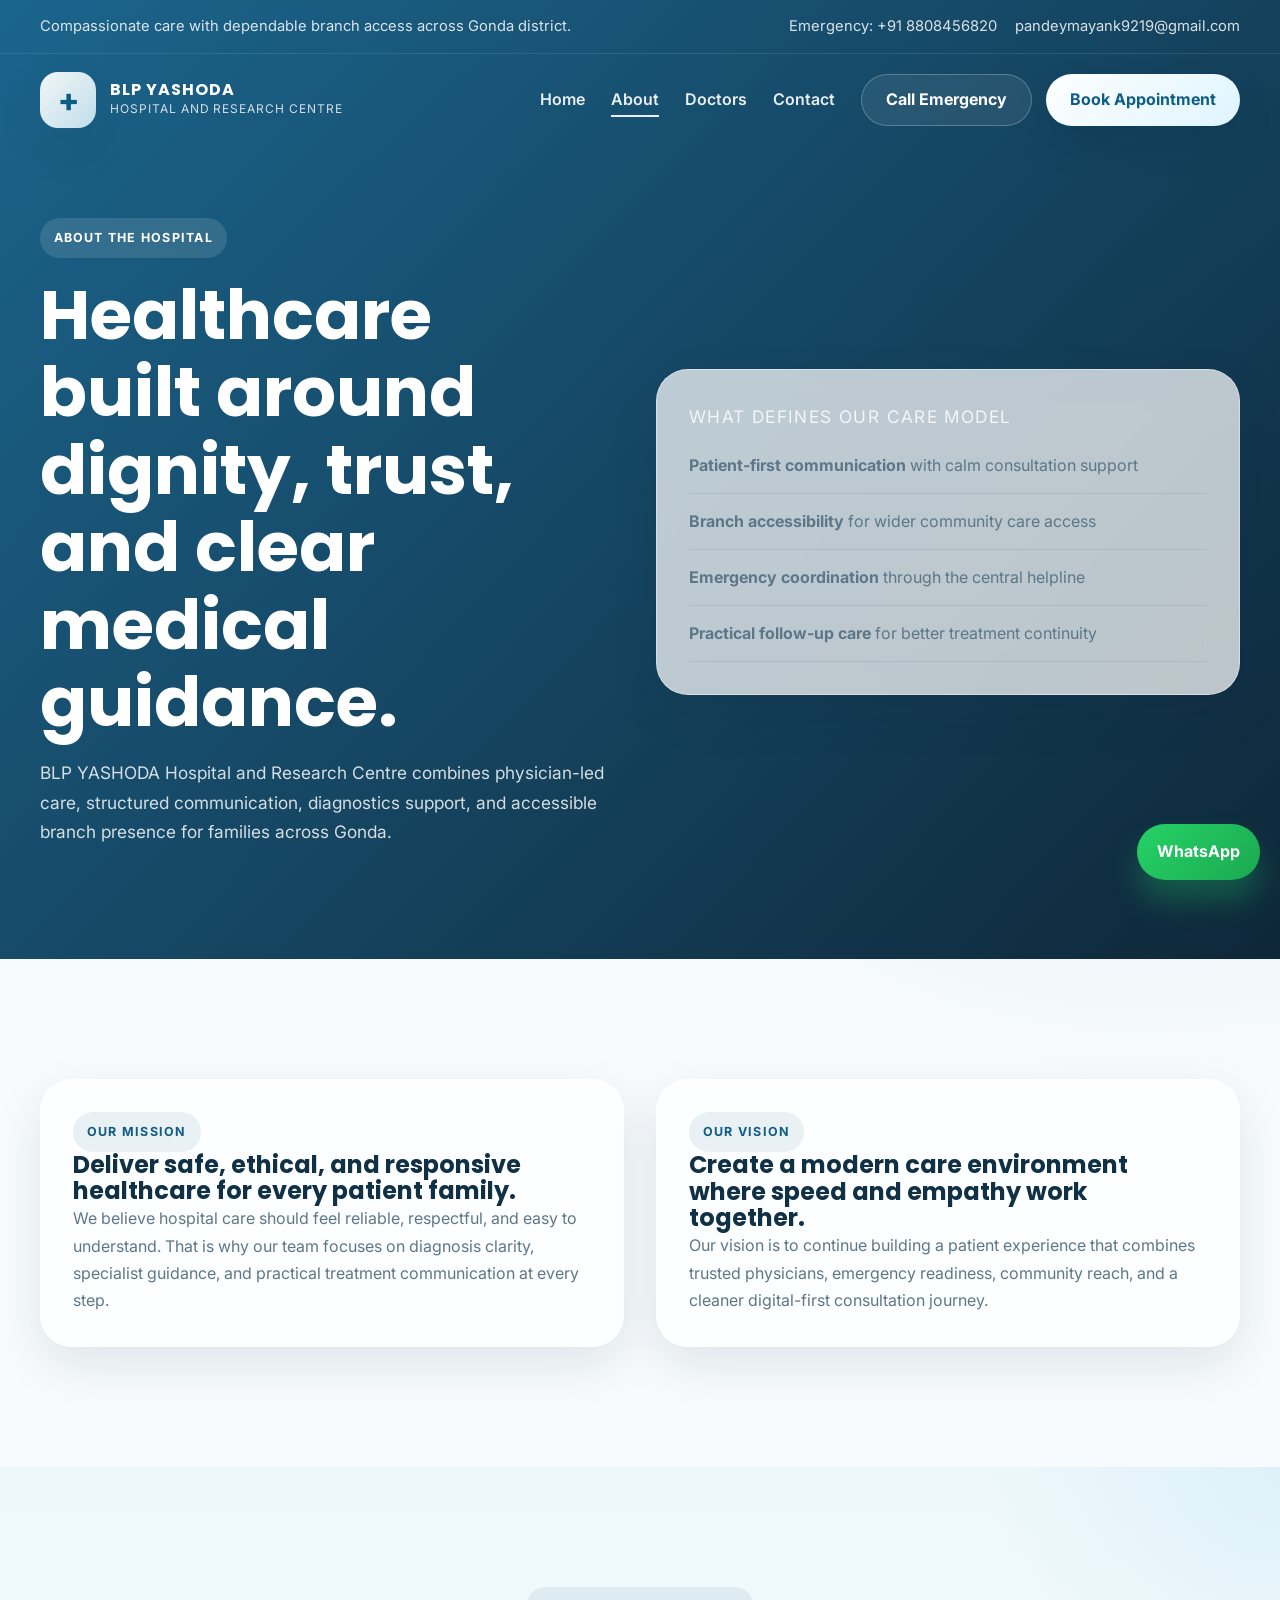
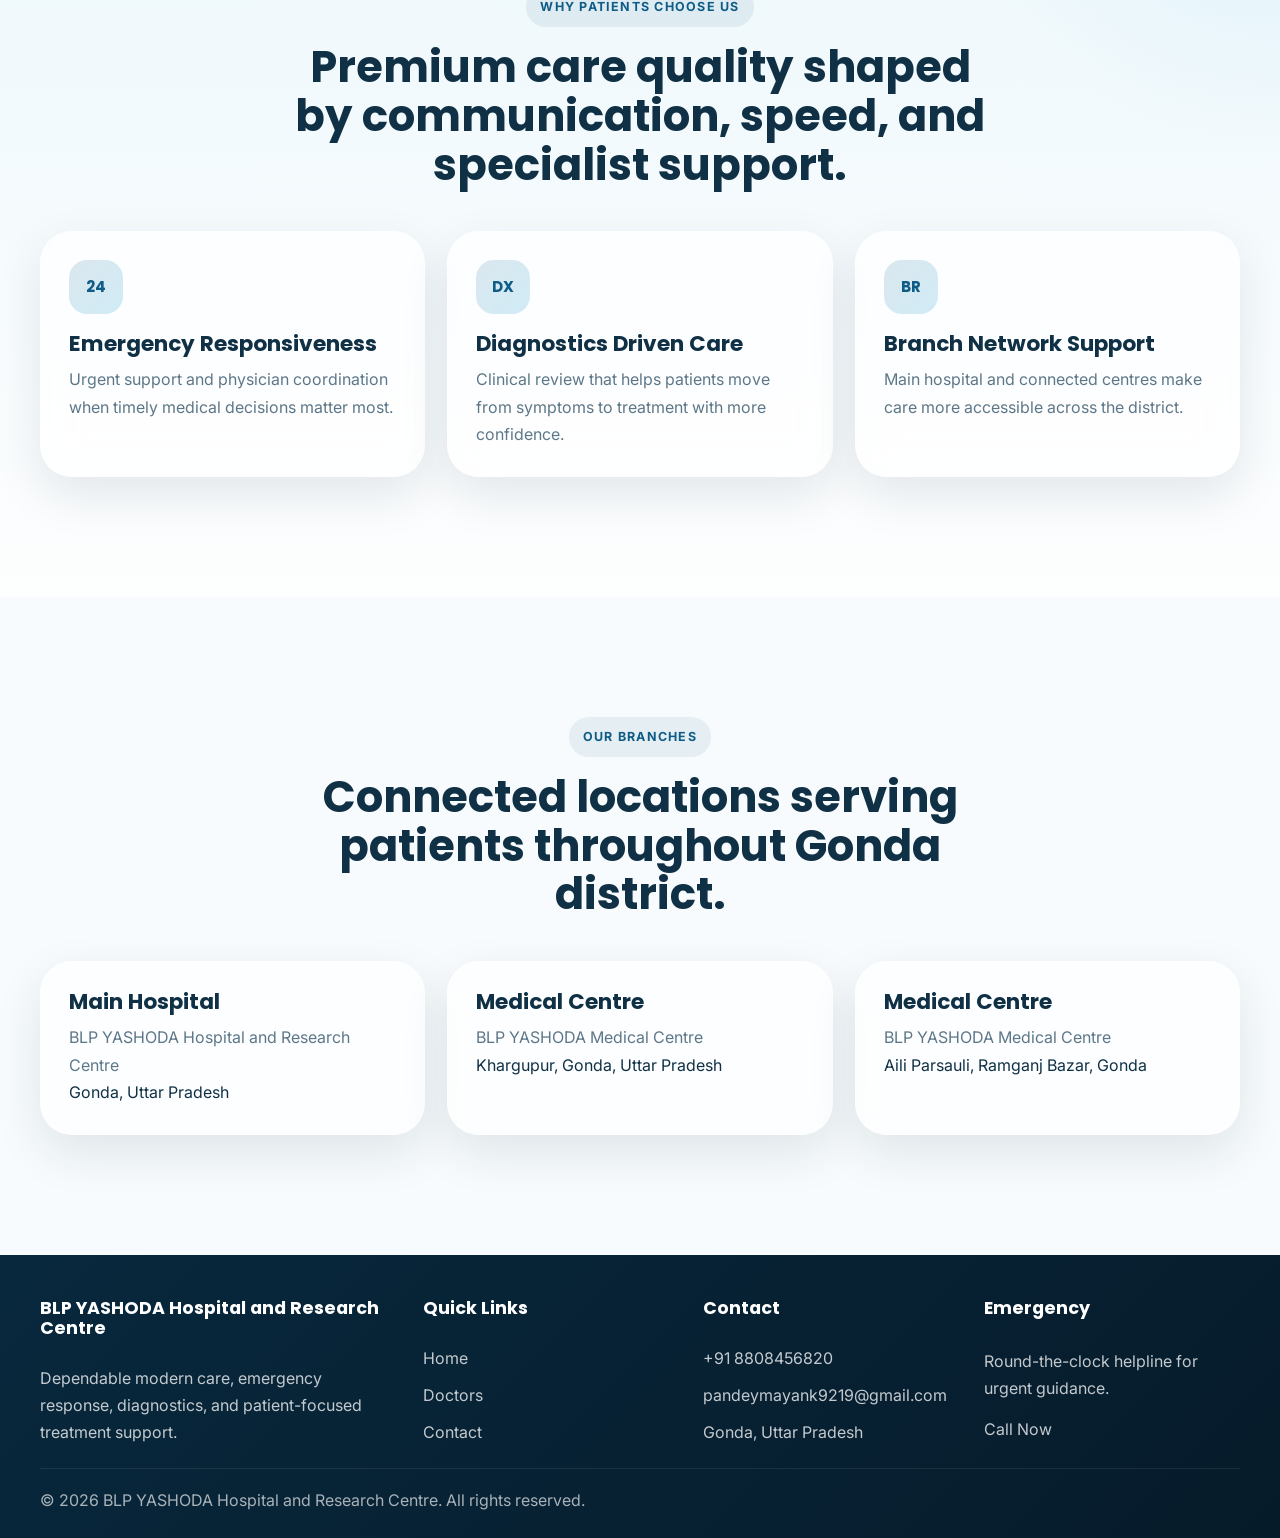
<file: about.html>
<!DOCTYPE html>
<html lang="en">
  <head>
    <meta charset="UTF-8" />
    <meta name="viewport" content="width=device-width, initial-scale=1.0" />
    <title>About | BLP YASHODA Hospital and Research Centre</title>
    <meta
      name="description"
      content="Learn about the care philosophy, hospital branches, and premium patient experience at BLP YASHODA Hospital and Research Centre in Gonda."
    />
    <link rel="icon" type="image/svg+xml" href="favicon.svg" />
    <link rel="preconnect" href="https://fonts.googleapis.com" />
    <link rel="preconnect" href="https://fonts.gstatic.com" crossorigin />
    <link
      href="https://fonts.googleapis.com/css2?family=Inter:wght@400;500;600;700;800&family=Poppins:wght@500;600;700;800&display=swap"
      rel="stylesheet"
    />
    <link rel="stylesheet" href="https://unpkg.com/aos@2.3.1/dist/aos.css" />
    <link rel="stylesheet" href="style.css" />
  </head>
  <body>
    <a class="skip-link" href="#main-content">Skip to main content</a>
    <header class="site-header inner-page-header">
      <div class="header-top">
        <div class="container header-top-inner">
          <p>Compassionate care with dependable branch access across Gonda district.</p>
          <div class="header-top-links">
            <a href="tel:+918808456820">Emergency: +91 8808456820</a>
            <a href="mailto:pandeymayank9219@gmail.com">pandeymayank9219@gmail.com</a>
          </div>
        </div>
      </div>

      <nav class="navbar" id="navbar">
        <div class="container navbar-inner">
          <a class="brand" href="index.html" aria-label="BLP YASHODA home">
            <span class="brand-mark">+</span>
            <span class="brand-copy">
              <strong>BLP YASHODA</strong>
              <small>Hospital and Research Centre</small>
            </span>
          </a>

          <button class="menu-toggle" id="menuToggle" type="button" aria-label="Open navigation menu" aria-expanded="false" aria-controls="navMenu">
            <span></span><span></span><span></span>
          </button>

          <div class="nav-menu" id="navMenu">
            <ul class="nav-links">
              <li><a href="index.html">Home</a></li>
              <li><a href="about.html" aria-current="page">About</a></li>
              <li><a href="doctors.html">Doctors</a></li>
              <li><a href="contact.html">Contact</a></li>
            </ul>
            <div class="nav-actions">
              <a class="button button-outline" href="tel:+918808456820">Call Emergency</a>
              <a class="button button-primary" href="contact.html#appointment">Book Appointment</a>
            </div>
          </div>
        </div>
      </nav>

      <section class="inner-hero">
        <div class="container inner-hero-grid">
          <div data-aos="fade-up">
            <span class="eyebrow">About the Hospital</span>
            <h1>Healthcare built around dignity, trust, and clear medical guidance.</h1>
            <p>
              BLP YASHODA Hospital and Research Centre combines physician-led care,
              structured communication, diagnostics support, and accessible branch
              presence for families across Gonda.
            </p>
          </div>
          <div class="glass-card intro-card" data-aos="zoom-in">
            <p class="panel-title">What defines our care model</p>
            <ul class="info-list">
              <li><strong>Patient-first communication</strong> with calm consultation support</li>
              <li><strong>Branch accessibility</strong> for wider community care access</li>
              <li><strong>Emergency coordination</strong> through the central helpline</li>
              <li><strong>Practical follow-up care</strong> for better treatment continuity</li>
            </ul>
          </div>
        </div>
      </section>
    </header>

    <main id="main-content">
      <section class="section">
        <div class="container split-layout">
          <article class="glass-card content-card" data-aos="fade-up">
            <span class="eyebrow eyebrow-light">Our Mission</span>
            <h2>Deliver safe, ethical, and responsive healthcare for every patient family.</h2>
            <p>
              We believe hospital care should feel reliable, respectful, and easy to understand.
              That is why our team focuses on diagnosis clarity, specialist guidance, and
              practical treatment communication at every step.
            </p>
          </article>
          <article class="glass-card content-card" data-aos="fade-up" data-aos-delay="120">
            <span class="eyebrow eyebrow-light">Our Vision</span>
            <h2>Create a modern care environment where speed and empathy work together.</h2>
            <p>
              Our vision is to continue building a patient experience that combines trusted
              physicians, emergency readiness, community reach, and a cleaner digital-first
              consultation journey.
            </p>
          </article>
        </div>
      </section>

      <section class="section section-accent">
        <div class="container">
          <div class="section-heading" data-aos="fade-up">
            <span class="eyebrow eyebrow-light">Why Patients Choose Us</span>
            <h2>Premium care quality shaped by communication, speed, and specialist support.</h2>
          </div>
          <div class="card-grid card-grid-three">
            <article class="feature-card glass-card" data-aos="fade-up">
              <div class="icon-badge">24</div>
              <h3>Emergency Responsiveness</h3>
              <p>Urgent support and physician coordination when timely medical decisions matter most.</p>
            </article>
            <article class="feature-card glass-card" data-aos="fade-up" data-aos-delay="100">
              <div class="icon-badge">DX</div>
              <h3>Diagnostics Driven Care</h3>
              <p>Clinical review that helps patients move from symptoms to treatment with more confidence.</p>
            </article>
            <article class="feature-card glass-card" data-aos="fade-up" data-aos-delay="200">
              <div class="icon-badge">BR</div>
              <h3>Branch Network Support</h3>
              <p>Main hospital and connected centres make care more accessible across the district.</p>
            </article>
          </div>
        </div>
      </section>

      <section class="section">
        <div class="container">
          <div class="section-heading" data-aos="fade-up">
            <span class="eyebrow eyebrow-light">Our Branches</span>
            <h2>Connected locations serving patients throughout Gonda district.</h2>
          </div>
          <div class="card-grid card-grid-three">
            <article class="location-card glass-card" data-aos="fade-up">
              <h3>Main Hospital</h3>
              <p>BLP YASHODA Hospital and Research Centre</p>
              <span>Gonda, Uttar Pradesh</span>
            </article>
            <article class="location-card glass-card" data-aos="fade-up" data-aos-delay="100">
              <h3>Medical Centre</h3>
              <p>BLP YASHODA Medical Centre</p>
              <span>Khargupur, Gonda, Uttar Pradesh</span>
            </article>
            <article class="location-card glass-card" data-aos="fade-up" data-aos-delay="200">
              <h3>Medical Centre</h3>
              <p>BLP YASHODA Medical Centre</p>
              <span>Aili Parsauli, Ramganj Bazar, Gonda</span>
            </article>
          </div>
        </div>
      </section>
    </main>

    <footer class="site-footer">
      <div class="container footer-grid">
        <section>
          <h2>BLP YASHODA Hospital and Research Centre</h2>
          <p>Dependable modern care, emergency response, diagnostics, and patient-focused treatment support.</p>
        </section>
        <section>
          <h2>Quick Links</h2>
          <a href="index.html">Home</a>
          <a href="doctors.html">Doctors</a>
          <a href="contact.html">Contact</a>
        </section>
        <section>
          <h2>Contact</h2>
          <p>+91 8808456820</p>
          <p>pandeymayank9219@gmail.com</p>
          <p>Gonda, Uttar Pradesh</p>
        </section>
        <section>
          <h2>Emergency</h2>
          <p>Round-the-clock helpline for urgent guidance.</p>
          <a href="tel:+918808456820">Call Now</a>
        </section>
      </div>
      <div class="container footer-bottom">
        <p>&copy; 2026 BLP YASHODA Hospital and Research Centre. All rights reserved.</p>
      </div>
    </footer>

    <a class="whatsapp-float" href="https://wa.me/918808456820" target="_blank" rel="noopener noreferrer" aria-label="Chat on WhatsApp">WhatsApp</a>
    <script src="https://unpkg.com/aos@2.3.1/dist/aos.js"></script>
    <script src="script.js"></script>
  </body>
</html>
</file>
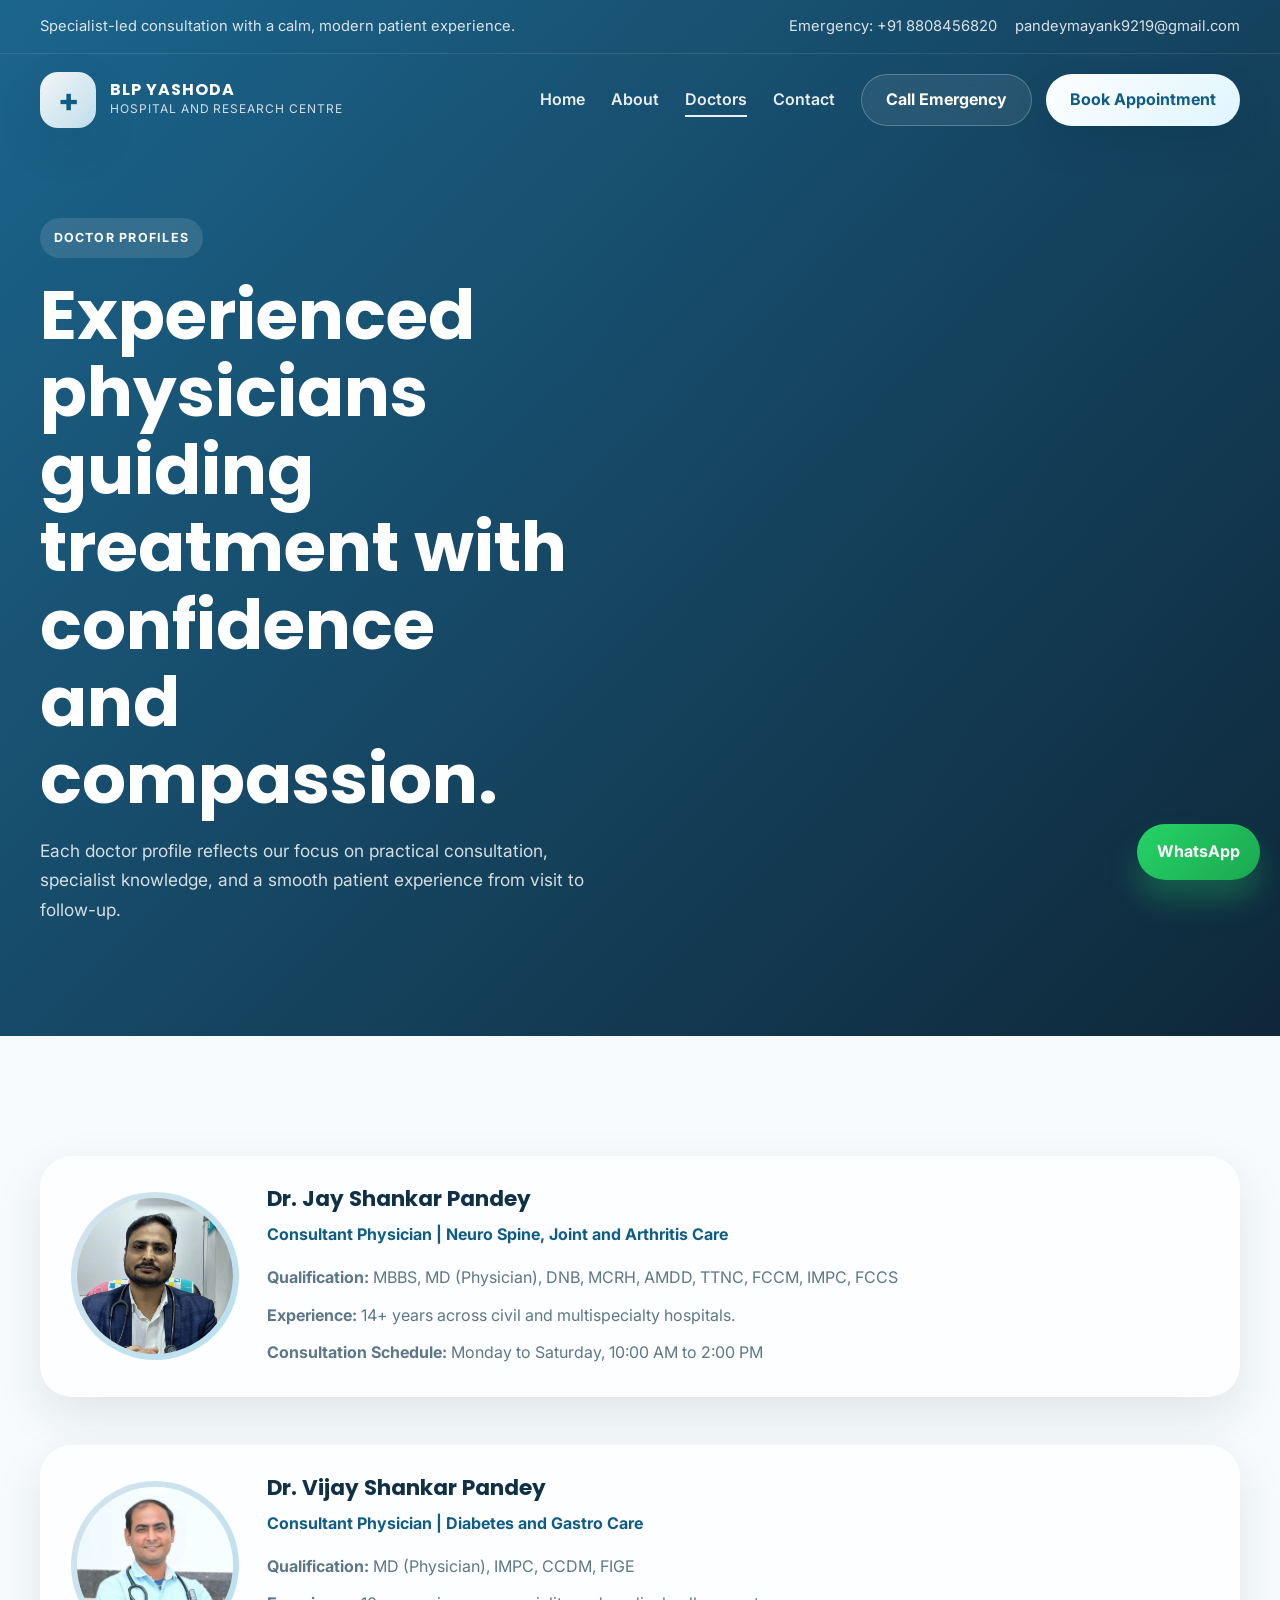
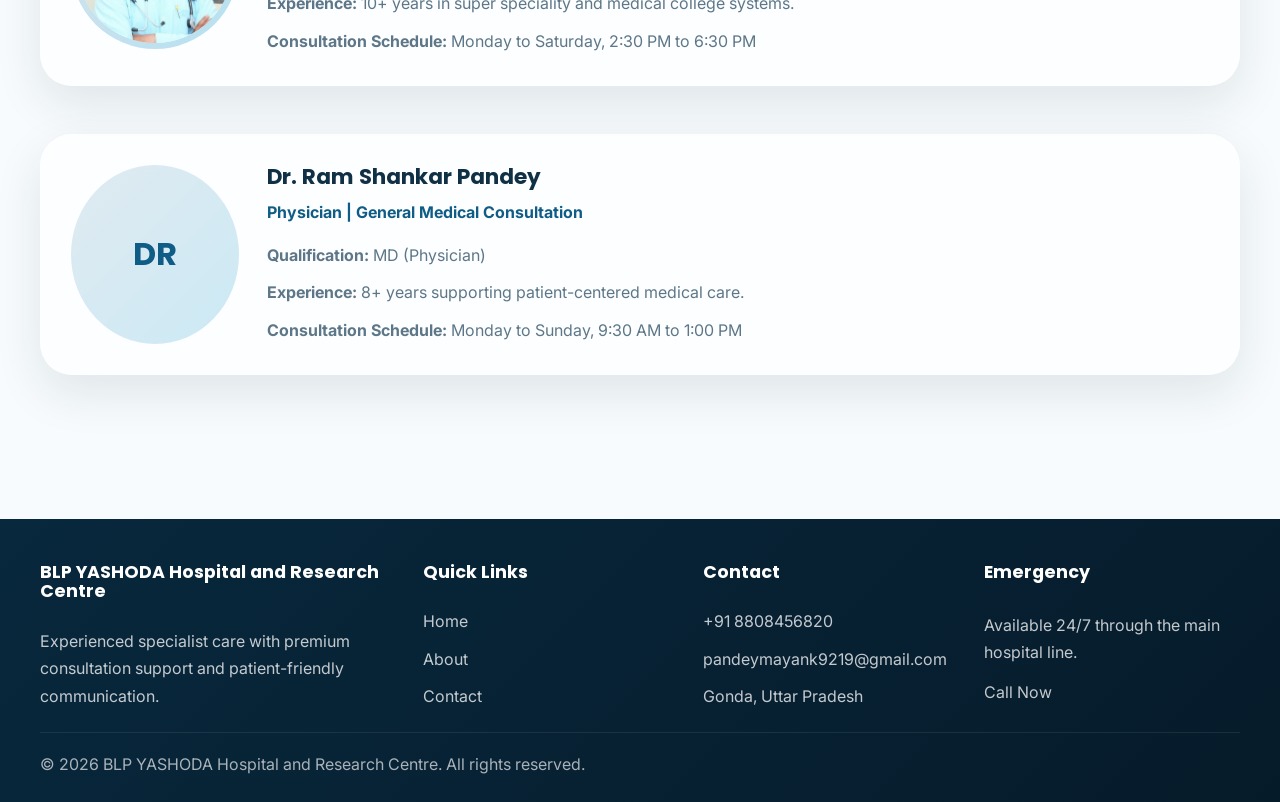
<file: doctors.html>
<!DOCTYPE html>
<html lang="en">
  <head>
    <meta charset="UTF-8" />
    <meta name="viewport" content="width=device-width, initial-scale=1.0" />
    <title>Doctors | BLP YASHODA Hospital and Research Centre</title>
    <meta
      name="description"
      content="Meet the experienced doctors at BLP YASHODA Hospital and Research Centre, including consultation schedules, specialization, and qualifications."
    />
    <link rel="icon" type="image/svg+xml" href="favicon.svg" />
    <link rel="preconnect" href="https://fonts.googleapis.com" />
    <link rel="preconnect" href="https://fonts.gstatic.com" crossorigin />
    <link
      href="https://fonts.googleapis.com/css2?family=Inter:wght@400;500;600;700;800&family=Poppins:wght@500;600;700;800&display=swap"
      rel="stylesheet"
    />
    <link rel="stylesheet" href="https://unpkg.com/aos@2.3.1/dist/aos.css" />
    <link rel="stylesheet" href="style.css" />
  </head>
  <body>
    <a class="skip-link" href="#main-content">Skip to main content</a>
    <header class="site-header inner-page-header">
      <div class="header-top">
        <div class="container header-top-inner">
          <p>Specialist-led consultation with a calm, modern patient experience.</p>
          <div class="header-top-links">
            <a href="tel:+918808456820">Emergency: +91 8808456820</a>
            <a href="mailto:pandeymayank9219@gmail.com">pandeymayank9219@gmail.com</a>
          </div>
        </div>
      </div>

      <nav class="navbar" id="navbar">
        <div class="container navbar-inner">
          <a class="brand" href="index.html" aria-label="BLP YASHODA home">
            <span class="brand-mark">+</span>
            <span class="brand-copy">
              <strong>BLP YASHODA</strong>
              <small>Hospital and Research Centre</small>
            </span>
          </a>
          <button class="menu-toggle" id="menuToggle" type="button" aria-label="Open navigation menu" aria-expanded="false" aria-controls="navMenu">
            <span></span><span></span><span></span>
          </button>

          <div class="nav-menu" id="navMenu">
            <ul class="nav-links">
              <li><a href="index.html">Home</a></li>
              <li><a href="about.html">About</a></li>
              <li><a href="doctors.html" aria-current="page">Doctors</a></li>
              <li><a href="contact.html">Contact</a></li>
            </ul>
            <div class="nav-actions">
              <a class="button button-outline" href="tel:+918808456820">Call Emergency</a>
              <a class="button button-primary" href="contact.html#appointment">Book Appointment</a>
            </div>
          </div>
        </div>
      </nav>

      <section class="inner-hero">
        <div class="container inner-hero-grid">
          <div data-aos="fade-up">
            <span class="eyebrow">Doctor Profiles</span>
            <h1>Experienced physicians guiding treatment with confidence and compassion.</h1>
            <p>
              Each doctor profile reflects our focus on practical consultation, specialist
              knowledge, and a smooth patient experience from visit to follow-up.
            </p>
          </div>
        </div>
      </section>
    </header>

    <main id="main-content">
      <section class="section">
        <div class="container doctor-showcase">
          <article class="doctor-profile-card glass-card" data-aos="fade-up">
            <div class="doctor-avatar-wrap doctor-avatar-wrap-large">
              <img src="images/dr-jay-shankar-pandey.jpeg" alt="Dr. Jay Shankar Pandey" class="doctor-avatar doctor-avatar-large" loading="lazy" />
            </div>
            <div class="doctor-profile-content">
              <h2>Dr. Jay Shankar Pandey</h2>
              <p class="doctor-specialty">Consultant Physician | Neuro Spine, Joint and Arthritis Care</p>
              <p><strong>Qualification:</strong> MBBS, MD (Physician), DNB, MCRH, AMDD, TTNC, FCCM, IMPC, FCCS</p>
              <p><strong>Experience:</strong> 14+ years across civil and multispecialty hospitals.</p>
              <p><strong>Consultation Schedule:</strong> Monday to Saturday, 10:00 AM to 2:00 PM</p>
            </div>
          </article>

          <article class="doctor-profile-card glass-card" data-aos="fade-up" data-aos-delay="100">
            <div class="doctor-avatar-wrap doctor-avatar-wrap-large">
              <img src="images/dr-vijay-shankar-pandey.jpeg" alt="Dr. Vijay Shankar Pandey" class="doctor-avatar doctor-avatar-large" loading="lazy" />
            </div>
            <div class="doctor-profile-content">
              <h2>Dr. Vijay Shankar Pandey</h2>
              <p class="doctor-specialty">Consultant Physician | Diabetes and Gastro Care</p>
              <p><strong>Qualification:</strong> MD (Physician), IMPC, CCDM, FIGE</p>
              <p><strong>Experience:</strong> 10+ years in super speciality and medical college systems.</p>
              <p><strong>Consultation Schedule:</strong> Monday to Saturday, 2:30 PM to 6:30 PM</p>
            </div>
          </article>

          <article class="doctor-profile-card glass-card" data-aos="fade-up" data-aos-delay="200">
            <div class="doctor-avatar-wrap doctor-avatar-wrap-large doctor-placeholder doctor-avatar-large">DR</div>
            <div class="doctor-profile-content">
              <h2>Dr. Ram Shankar Pandey</h2>
              <p class="doctor-specialty">Physician | General Medical Consultation</p>
              <p><strong>Qualification:</strong> MD (Physician)</p>
              <p><strong>Experience:</strong> 8+ years supporting patient-centered medical care.</p>
              <p><strong>Consultation Schedule:</strong> Monday to Sunday, 9:30 AM to 1:00 PM</p>
            </div>
          </article>
        </div>
      </section>
    </main>

    <footer class="site-footer">
      <div class="container footer-grid">
        <section>
          <h2>BLP YASHODA Hospital and Research Centre</h2>
          <p>Experienced specialist care with premium consultation support and patient-friendly communication.</p>
        </section>
        <section>
          <h2>Quick Links</h2>
          <a href="index.html">Home</a>
          <a href="about.html">About</a>
          <a href="contact.html">Contact</a>
        </section>
        <section>
          <h2>Contact</h2>
          <p>+91 8808456820</p>
          <p>pandeymayank9219@gmail.com</p>
          <p>Gonda, Uttar Pradesh</p>
        </section>
        <section>
          <h2>Emergency</h2>
          <p>Available 24/7 through the main hospital line.</p>
          <a href="tel:+918808456820">Call Now</a>
        </section>
      </div>
      <div class="container footer-bottom">
        <p>&copy; 2026 BLP YASHODA Hospital and Research Centre. All rights reserved.</p>
      </div>
    </footer>

    <a class="whatsapp-float" href="https://wa.me/918808456820" target="_blank" rel="noopener noreferrer" aria-label="Chat on WhatsApp">WhatsApp</a>
    <script src="https://unpkg.com/aos@2.3.1/dist/aos.js"></script>
    <script src="script.js"></script>
  </body>
</html>
</file>
<file: style.css>
:root {
  --primary: #0f5c86;
  --secondary: #1da1d2;
  --accent: #e9f6fb;
  --background: #f7fbfd;
  --background-deep: #08293d;
  --text: #103145;
  --text-muted: #5d7788;
  --white: #ffffff;
  --border: rgba(15, 92, 134, 0.12);
  --glass: rgba(255, 255, 255, 0.72);
  --shadow-soft: 0 18px 48px rgba(15, 42, 62, 0.1);
  --shadow-strong: 0 24px 80px rgba(9, 42, 61, 0.18);
  --radius-xl: 32px;
  --radius-lg: 24px;
  --radius-md: 18px;
  --container: min(1200px, calc(100% - 32px));
  --section-space: clamp(80px, 10vw, 120px);
}

* { box-sizing: border-box; margin: 0; padding: 0; }
html { scroll-behavior: smooth; }
body {
  font-family: "Inter", sans-serif;
  color: var(--text);
  line-height: 1.7;
  background:
    radial-gradient(circle at top left, rgba(29, 161, 210, 0.14), transparent 28%),
    radial-gradient(circle at 90% 12%, rgba(15, 92, 134, 0.12), transparent 24%),
    var(--background);
}
body.nav-open { overflow: hidden; }
img { display: block; max-width: 100%; }
a { color: inherit; text-decoration: none; }
button, input, select, textarea { font: inherit; }
button { cursor: pointer; }
h1, h2, h3, .brand-copy strong { font-family: "Poppins", sans-serif; line-height: 1.12; }
p, li, label, input, select, textarea { color: var(--text-muted); }
.container { width: var(--container); margin: 0 auto; }

.skip-link {
  position: absolute; top: -48px; left: 16px; z-index: 1000;
  padding: 10px 16px; border-radius: 999px;
  background: var(--background-deep); color: var(--white);
}
.skip-link:focus { top: 16px; }

.site-header { position: relative; color: var(--white); overflow: clip; }
.home-header {
  min-height: 100vh;
  background:
    linear-gradient(120deg, rgba(6, 28, 42, 0.82), rgba(12, 51, 75, 0.6)),
    radial-gradient(circle at top left, rgba(29, 161, 210, 0.25), transparent 25%),
    linear-gradient(135deg, rgba(15, 92, 134, 0.88), rgba(7, 37, 57, 0.95));
}
.inner-page-header {
  background:
    linear-gradient(135deg, rgba(15, 92, 134, 0.94), rgba(5, 31, 49, 0.96)),
    radial-gradient(circle at top left, rgba(255, 255, 255, 0.12), transparent 24%);
}
.hero-backdrop {
  position: absolute; inset: 0;
  background:
    linear-gradient(180deg, rgba(5, 25, 38, 0.2), rgba(5, 25, 38, 0.55)),
    radial-gradient(circle at 18% 18%, rgba(255, 255, 255, 0.1), transparent 18%),
    radial-gradient(circle at 82% 12%, rgba(29, 161, 210, 0.2), transparent 20%);
  pointer-events: none;
}
.header-top { border-bottom: 1px solid rgba(255, 255, 255, 0.1); }
.header-top-inner {
  display: flex; align-items: center; justify-content: space-between;
  gap: 20px; padding: 14px 0; font-size: 0.92rem;
}
.header-top-inner p, .header-top-links a { color: rgba(255, 255, 255, 0.84); }
.header-top-links { display: flex; flex-wrap: wrap; gap: 18px; }

.navbar {
  position: sticky; top: 0; z-index: 200;
  transition: background 0.3s ease, box-shadow 0.3s ease, backdrop-filter 0.3s ease;
}
.navbar.is-sticky {
  background: rgba(6, 30, 46, 0.74);
  backdrop-filter: blur(16px);
  box-shadow: 0 16px 40px rgba(0, 0, 0, 0.16);
}
.navbar-inner {
  display: flex; align-items: center; justify-content: space-between;
  gap: 24px; padding: 18px 0;
}
.brand { display: flex; align-items: center; gap: 14px; position: relative; z-index: 3; }
.brand-mark {
  display: grid; place-items: center; width: 56px; height: 56px; border-radius: 18px;
  background: linear-gradient(135deg, rgba(255, 255, 255, 0.94), rgba(225, 246, 253, 0.84));
  color: var(--primary); font-size: 2rem; font-weight: 800; box-shadow: var(--shadow-soft);
}
.brand-copy { display: grid; }
.brand-copy strong { color: var(--white); letter-spacing: 0.06em; }
.brand-copy small {
  color: rgba(255, 255, 255, 0.8); text-transform: uppercase;
  letter-spacing: 0.08em; font-size: 0.75rem;
}
.nav-menu { display: flex; align-items: center; gap: 26px; }
.nav-links { display: flex; align-items: center; gap: 26px; list-style: none; }
.nav-links a { color: rgba(255, 255, 255, 0.9); font-weight: 600; position: relative; }
.nav-links a::after {
  content: ""; position: absolute; left: 0; bottom: -8px; width: 100%; height: 2px;
  transform: scaleX(0); transform-origin: left; background: rgba(255, 255, 255, 0.9); transition: transform 0.25s ease;
}
.nav-links a:hover::after, .nav-links a[aria-current="page"]::after { transform: scaleX(1); }
.nav-actions, .hero-actions, .slider-controls { display: flex; align-items: center; gap: 14px; flex-wrap: wrap; }

.menu-toggle {
  display: none; width: 52px; height: 52px; border-radius: 16px;
  border: 1px solid rgba(255, 255, 255, 0.18); background: rgba(255, 255, 255, 0.08);
  padding: 0; position: relative; z-index: 3;
}
.menu-toggle span {
  display: block; width: 20px; height: 2px; background: var(--white);
  margin: 4px auto; transition: transform 0.25s ease, opacity 0.25s ease;
}
.menu-toggle.is-active span:nth-child(1) { transform: translateY(6px) rotate(45deg); }
.menu-toggle.is-active span:nth-child(2) { opacity: 0; }
.menu-toggle.is-active span:nth-child(3) { transform: translateY(-6px) rotate(-45deg); }

.button {
  display: inline-flex; align-items: center; justify-content: center;
  min-height: 52px; padding: 0 24px; border: 0; border-radius: 999px;
  font-weight: 700; transition: transform 0.25s ease, box-shadow 0.25s ease, background 0.25s ease;
}
.button:hover { transform: translateY(-2px); }
.button-primary {
  background: linear-gradient(135deg, #fdfefe, #dff5ff);
  color: var(--primary); box-shadow: 0 18px 34px rgba(8, 45, 68, 0.18);
}
.button-secondary, .button-outline {
  border: 1px solid rgba(255, 255, 255, 0.24);
  color: var(--white); background: rgba(255, 255, 255, 0.08); backdrop-filter: blur(10px);
}
.button-secondary:hover, .button-outline:hover { background: rgba(255, 255, 255, 0.14); }

.section { padding: var(--section-space) 0; }
.section-accent {
  background:
    radial-gradient(circle at top right, rgba(29, 161, 210, 0.08), transparent 20%),
    linear-gradient(180deg, rgba(233, 246, 251, 0.7), rgba(255, 255, 255, 0.75));
}
.section-dark {
  background:
    radial-gradient(circle at top left, rgba(29, 161, 210, 0.12), transparent 20%),
    linear-gradient(135deg, #0b3650, #081f30);
  color: var(--white);
}

.hero-section, .inner-hero { position: relative; padding: 72px 0 112px; }
.hero-grid, .inner-hero-grid, .appointment-layout, .split-layout, .testimonial-layout {
  display: grid; grid-template-columns: repeat(2, minmax(0, 1fr)); gap: 32px; align-items: center;
}
.hero-copy { position: relative; z-index: 1; }
.hero-copy h1, .inner-hero h1 {
  font-size: clamp(2.8rem, 5.4vw, 5.4rem); margin: 18px 0; max-width: 12ch;
}
.hero-copy p, .inner-hero p {
  font-size: 1.08rem; max-width: 60ch; color: rgba(255, 255, 255, 0.82);
}
.eyebrow {
  display: inline-flex; align-items: center; min-height: 40px; padding: 0 14px;
  border-radius: 999px; background: rgba(255, 255, 255, 0.12); color: var(--white);
  font-size: 0.78rem; text-transform: uppercase; letter-spacing: 0.1em; font-weight: 700;
}
.eyebrow-light { color: var(--primary); background: rgba(15, 92, 134, 0.08); }
.hero-trust-row { display: flex; flex-wrap: wrap; gap: 12px; margin-top: 28px; }
.hero-trust-row span {
  padding: 10px 14px; border-radius: 999px; color: rgba(255, 255, 255, 0.88);
  background: rgba(255, 255, 255, 0.08); border: 1px solid rgba(255, 255, 255, 0.1);
}

.glass-card {
  background: var(--glass);
  border: 1px solid rgba(255, 255, 255, 0.4);
  border-radius: var(--radius-xl);
  box-shadow: var(--shadow-soft);
  backdrop-filter: blur(18px);
}
.hero-panel, .intro-card, .appointment-panel, .contact-panel, .map-card, .content-card { padding: 32px; }
.panel-title {
  color: var(--white); font-size: 0.95rem; letter-spacing: 0.08em;
  text-transform: uppercase; margin-bottom: 18px;
}
.hero-highlight-grid { display: grid; grid-template-columns: repeat(2, minmax(0, 1fr)); gap: 16px; }
.hero-highlight-grid article {
  padding: 18px; border-radius: var(--radius-md); background: rgba(255, 255, 255, 0.1);
}
.hero-highlight-grid strong {
  display: block; font-family: "Poppins", sans-serif; font-size: 2rem; color: var(--white);
}
.hero-highlight-grid span, .hero-pulse-card span { color: rgba(255, 255, 255, 0.8); }
.hero-pulse-card {
  margin-top: 22px; padding: 22px; border-radius: var(--radius-lg);
  background: linear-gradient(135deg, rgba(255, 255, 255, 0.16), rgba(255, 255, 255, 0.08));
}
.pulse-label {
  color: rgba(255, 255, 255, 0.76); text-transform: uppercase;
  letter-spacing: 0.08em; font-size: 0.8rem; margin-bottom: 6px;
}
.hero-pulse-card a {
  display: inline-block; margin-bottom: 6px;
  font-family: "Poppins", sans-serif; font-size: 2rem; color: var(--white);
}

.stats-grid, .card-grid { display: grid; gap: 22px; }
.stats-grid { grid-template-columns: repeat(4, minmax(0, 1fr)); }
.card-grid-three { grid-template-columns: repeat(3, minmax(0, 1fr)); }
.card-grid-five { grid-template-columns: repeat(5, minmax(0, 1fr)); }

.stat-card, .feature-card, .doctor-card, .facility-card, .location-card {
  padding: 28px; transition: transform 0.3s ease, box-shadow 0.3s ease;
}
.feature-card:hover, .doctor-card:hover, .facility-card:hover, .location-card:hover, .doctor-profile-card:hover {
  transform: translateY(-8px); box-shadow: var(--shadow-strong);
}
.stat-card strong {
  display: block; margin-bottom: 8px; font-family: "Poppins", sans-serif;
  font-size: clamp(2.2rem, 4vw, 3.4rem); color: var(--primary);
}
.stat-card span { color: var(--text-muted); font-weight: 600; }

.section-heading { max-width: 720px; margin: 0 auto 42px; text-align: center; }
.section-heading-left { margin-left: 0; margin-right: 0; text-align: left; }
.section-heading h2 {
  margin: 16px 0 14px; font-size: clamp(2rem, 3.4vw, 3.2rem); color: var(--text);
}
.section-heading p { font-size: 1.02rem; }
.section-dark .section-heading h2, .section-dark .section-heading p { color: var(--white); }

.icon-badge {
  display: inline-grid; place-items: center; width: 54px; height: 54px; margin-bottom: 18px;
  border-radius: 18px; background: linear-gradient(135deg, rgba(15, 92, 134, 0.14), rgba(29, 161, 210, 0.2));
  color: var(--primary); font-family: "Poppins", sans-serif; font-size: 0.95rem; font-weight: 700;
}
.feature-card h3, .doctor-card h3, .facility-card h3, .location-card h3, .doctor-profile-content h2 {
  color: var(--text); margin-bottom: 10px; font-size: 1.35rem;
}
.doctor-card { text-align: center; }
.doctor-avatar-wrap {
  width: 132px; height: 132px; margin: 0 auto 18px; border-radius: 50%; padding: 6px;
  background: linear-gradient(135deg, rgba(15, 92, 134, 0.16), rgba(29, 161, 210, 0.32));
}
.doctor-avatar-wrap-large { flex: 0 0 168px; width: 168px; height: 168px; margin: 0; }
.doctor-avatar {
  width: 100%; height: 100%; border-radius: 50%; object-fit: cover; object-position: center top; background: var(--accent);
}
.doctor-avatar-large { width: 100%; height: 100%; }
.doctor-placeholder {
  display: grid; place-items: center; color: var(--primary);
  background: linear-gradient(135deg, rgba(15, 92, 134, 0.12), rgba(29, 161, 210, 0.22));
  font-family: "Poppins", sans-serif; font-size: 2rem; font-weight: 700;
}
.doctor-specialty { color: var(--primary); font-weight: 700; margin-bottom: 16px; }
.doctor-meta { list-style: none; display: grid; gap: 10px; }
.doctor-profile-card {
  display: grid; grid-template-columns: 168px 1fr; gap: 28px; padding: 30px; margin-bottom: 24px;
  align-items: center; transition: transform 0.3s ease, box-shadow 0.3s ease;
}
.doctor-profile-content p + p { margin-top: 10px; }
.doctor-showcase { display: grid; gap: 24px; }

.facility-grid { display: grid; grid-template-columns: repeat(6, minmax(0, 1fr)); gap: 22px; }
.facility-card, .facility-card-wide { grid-column: span 2; }
.testimonial-layout { align-items: stretch; }
.testimonial-slider { padding: 30px; }
.testimonial-track { position: relative; min-height: 220px; }
.testimonial-card { display: none; }
.testimonial-card.is-active { display: block; }
.testimonial-card p { color: rgba(255, 255, 255, 0.88); font-size: 1.08rem; margin-bottom: 20px; }
.testimonial-card h3 { color: var(--white); margin-bottom: 4px; }
.testimonial-card span { color: rgba(255, 255, 255, 0.7); }
.slider-button {
  min-width: 88px; min-height: 44px; border-radius: 999px;
  border: 1px solid rgba(255, 255, 255, 0.18); background: rgba(255, 255, 255, 0.1); color: var(--white);
}
.slider-dots { display: flex; align-items: center; gap: 8px; }
.slider-dot { width: 10px; height: 10px; border-radius: 50%; border: 0; background: rgba(255, 255, 255, 0.28); }
.slider-dot.is-active { background: var(--white); }

.appointment-copy h2 { color: var(--text); margin: 16px 0 14px; font-size: clamp(2rem, 3vw, 3rem); }
.appointment-form { display: grid; gap: 20px; }
.form-grid { display: grid; grid-template-columns: repeat(2, minmax(0, 1fr)); gap: 18px; }
.form-field { display: grid; gap: 8px; }
.form-field-full { grid-column: 1 / -1; }
.form-field label { color: var(--text); font-weight: 600; }
.form-field input, .form-field select, .form-field textarea {
  width: 100%; border: 1px solid var(--border); border-radius: 16px; padding: 15px 16px;
  background: rgba(255, 255, 255, 0.8); color: var(--text); outline: 0;
  transition: border-color 0.2s ease, box-shadow 0.2s ease;
}
.form-field input:focus, .form-field select:focus, .form-field textarea:focus {
  border-color: rgba(29, 161, 210, 0.5); box-shadow: 0 0 0 4px rgba(29, 161, 210, 0.12);
}
.form-field.is-invalid input, .form-field.is-invalid select, .form-field.is-invalid textarea { border-color: #db5f66; }
.field-error { min-height: 18px; color: #b94d57; font-size: 0.82rem; }
.form-message { min-height: 24px; font-weight: 600; color: var(--primary); }
.info-list { list-style: none; display: grid; gap: 14px; margin-top: 20px; }
.info-list li { padding-bottom: 14px; border-bottom: 1px solid rgba(15, 92, 134, 0.1); }
.map-card iframe {
  width: 100%; min-height: 360px; margin-top: 18px; border: 0; border-radius: var(--radius-lg);
}

.map-card p {
  margin-top: 14px;
}

.map-actions {
  margin-top: 18px;
}

.site-footer {
  padding: 44px 0 24px; color: rgba(255, 255, 255, 0.82);
  background:
    linear-gradient(135deg, #08283d, #061b2a),
    radial-gradient(circle at top left, rgba(29, 161, 210, 0.12), transparent 20%);
}
.footer-grid { display: grid; grid-template-columns: 1.4fr 1fr 1fr 1fr; gap: 24px; }
.footer-grid h2 { margin-bottom: 16px; color: var(--white); font-size: 1.1rem; }
.footer-grid section { display: grid; gap: 10px; }
.footer-grid a, .footer-grid p { color: rgba(255, 255, 255, 0.76); }
.footer-bottom { margin-top: 22px; padding-top: 18px; border-top: 1px solid rgba(255, 255, 255, 0.08); }
.footer-bottom p { color: rgba(255, 255, 255, 0.65); }

.whatsapp-float {
  position: fixed; right: 20px; bottom: 20px; z-index: 150;
  display: inline-flex; align-items: center; justify-content: center; min-height: 56px; padding: 0 20px;
  border-radius: 999px; background: linear-gradient(135deg, #25d366, #1ba851); color: var(--white);
  font-weight: 700; box-shadow: 0 20px 30px rgba(37, 211, 102, 0.28);
}
.whatsapp-float:hover { transform: translateY(-3px); }

@media (max-width: 1100px) {
  .card-grid-five, .stats-grid { grid-template-columns: repeat(2, minmax(0, 1fr)); }
  .facility-grid { grid-template-columns: repeat(2, minmax(0, 1fr)); }
  .facility-card, .facility-card-wide { grid-column: span 1; }
  .footer-grid { grid-template-columns: repeat(2, minmax(0, 1fr)); }
}

@media (max-width: 900px) {
  .menu-toggle { display: grid; place-items: center; }
  .nav-menu {
    position: fixed; top: 0; right: 0; width: min(360px, 84vw); height: 100vh; padding: 110px 24px 24px;
    background: rgba(7, 33, 50, 0.96); backdrop-filter: blur(18px); flex-direction: column;
    align-items: flex-start; justify-content: flex-start; transform: translateX(100%); transition: transform 0.3s ease;
  }
  .nav-menu.open { transform: translateX(0); }
  .nav-links, .nav-actions { width: 100%; flex-direction: column; align-items: stretch; }
  .nav-links a::after { display: none; }
  .hero-grid, .inner-hero-grid, .appointment-layout, .split-layout, .testimonial-layout, .doctor-profile-card {
    grid-template-columns: 1fr;
  }
  .doctor-profile-card { text-align: center; }
  .doctor-avatar-wrap-large { margin: 0 auto; }
  .card-grid-three { grid-template-columns: 1fr; }
}

@media (max-width: 720px) {
  .header-top { display: none; }
  .section { padding: 80px 0; }
  .hero-section, .inner-hero { padding: 48px 0 84px; }
  .hero-copy h1, .inner-hero h1 { font-size: clamp(2.3rem, 10vw, 3.6rem); }
  .hero-panel, .intro-card, .appointment-panel, .contact-panel, .map-card, .content-card,
  .stat-card, .feature-card, .doctor-card, .facility-card, .location-card { padding: 24px; }
  .stats-grid, .card-grid-five, .form-grid, .footer-grid { grid-template-columns: 1fr; }
  .button, .slider-button { width: 100%; }
  .hero-actions, .nav-actions, .slider-controls { align-items: stretch; }
  .slider-controls { flex-direction: column; }
  .slider-dots { justify-content: center; }
  .whatsapp-float { right: 16px; bottom: 16px; }
}

@media (prefers-reduced-motion: reduce) {
  html { scroll-behavior: auto; }
  *, *::before, *::after {
    animation-duration: 0.01ms !important; animation-iteration-count: 1 !important;
    transition-duration: 0.01ms !important; scroll-behavior: auto !important;
  }
}
</file>
